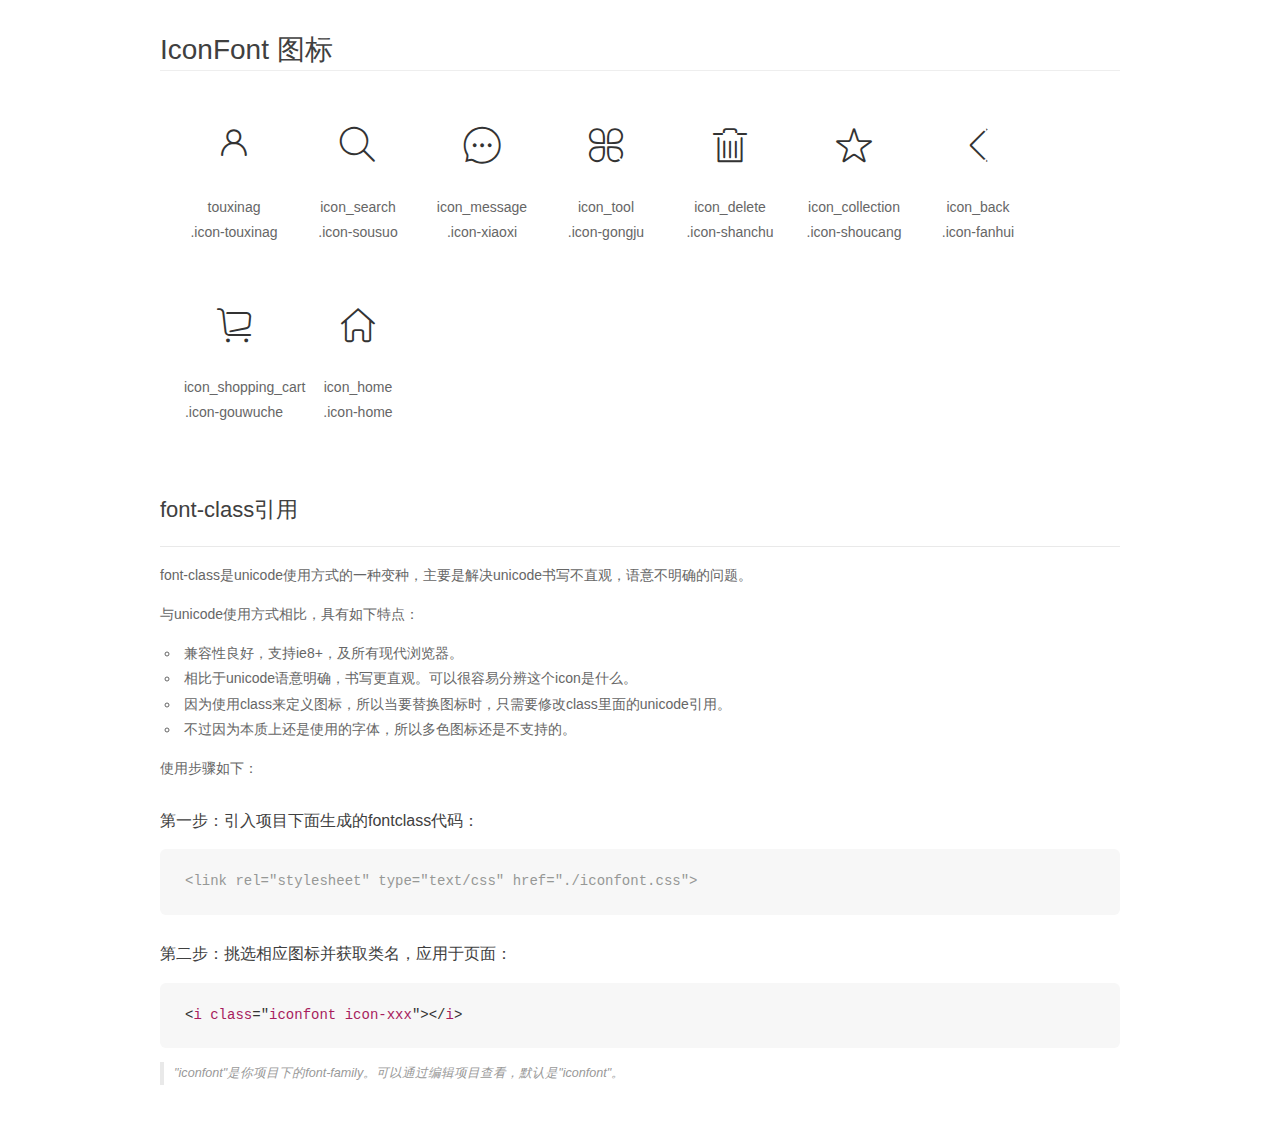
<file: static/font/demo_fontclass.html>
<!DOCTYPE html>
<html>
<head>
    <meta charset="utf-8"/>
    <title>IconFont</title>
    <link rel="stylesheet" href="demo.css">
    <link rel="stylesheet" href="iconfont.css">
</head>
<body>
    <div class="main markdown">
        <h1>IconFont 图标</h1>
        <ul class="icon_lists clear">
            
                <li>
                <i class="icon iconfont icon-touxinag"></i>
                    <div class="name">touxinag</div>
                    <div class="fontclass">.icon-touxinag</div>
                </li>
            
                <li>
                <i class="icon iconfont icon-sousuo"></i>
                    <div class="name">icon_search</div>
                    <div class="fontclass">.icon-sousuo</div>
                </li>
            
                <li>
                <i class="icon iconfont icon-xiaoxi"></i>
                    <div class="name">icon_message</div>
                    <div class="fontclass">.icon-xiaoxi</div>
                </li>
            
                <li>
                <i class="icon iconfont icon-gongju"></i>
                    <div class="name">icon_tool</div>
                    <div class="fontclass">.icon-gongju</div>
                </li>
            
                <li>
                <i class="icon iconfont icon-shanchu"></i>
                    <div class="name">icon_delete</div>
                    <div class="fontclass">.icon-shanchu</div>
                </li>
            
                <li>
                <i class="icon iconfont icon-shoucang"></i>
                    <div class="name">icon_collection</div>
                    <div class="fontclass">.icon-shoucang</div>
                </li>
            
                <li>
                <i class="icon iconfont icon-fanhui"></i>
                    <div class="name">icon_back</div>
                    <div class="fontclass">.icon-fanhui</div>
                </li>
            
                <li>
                <i class="icon iconfont icon-gouwuche"></i>
                    <div class="name">icon_shopping_cart</div>
                    <div class="fontclass">.icon-gouwuche</div>
                </li>
            
                <li>
                <i class="icon iconfont icon-home"></i>
                    <div class="name">icon_home</div>
                    <div class="fontclass">.icon-home</div>
                </li>
            
        </ul>

        <h2 id="font-class-">font-class引用</h2>
        <hr>

        <p>font-class是unicode使用方式的一种变种，主要是解决unicode书写不直观，语意不明确的问题。</p>
        <p>与unicode使用方式相比，具有如下特点：</p>
        <ul>
        <li>兼容性良好，支持ie8+，及所有现代浏览器。</li>
        <li>相比于unicode语意明确，书写更直观。可以很容易分辨这个icon是什么。</li>
        <li>因为使用class来定义图标，所以当要替换图标时，只需要修改class里面的unicode引用。</li>
        <li>不过因为本质上还是使用的字体，所以多色图标还是不支持的。</li>
        </ul>
        <p>使用步骤如下：</p>
        <h3 id="-fontclass-">第一步：引入项目下面生成的fontclass代码：</h3>


        <pre><code class="lang-js hljs javascript"><span class="hljs-comment">&lt;link rel="stylesheet" type="text/css" href="./iconfont.css"&gt;</span></code></pre>
        <h3 id="-">第二步：挑选相应图标并获取类名，应用于页面：</h3>
        <pre><code class="lang-css hljs">&lt;<span class="hljs-selector-tag">i</span> <span class="hljs-selector-tag">class</span>="<span class="hljs-selector-tag">iconfont</span> <span class="hljs-selector-tag">icon-xxx</span>"&gt;&lt;/<span class="hljs-selector-tag">i</span>&gt;</code></pre>
        <blockquote>
        <p>"iconfont"是你项目下的font-family。可以通过编辑项目查看，默认是"iconfont"。</p>
        </blockquote>
    </div>
</body>
</html>
</file>
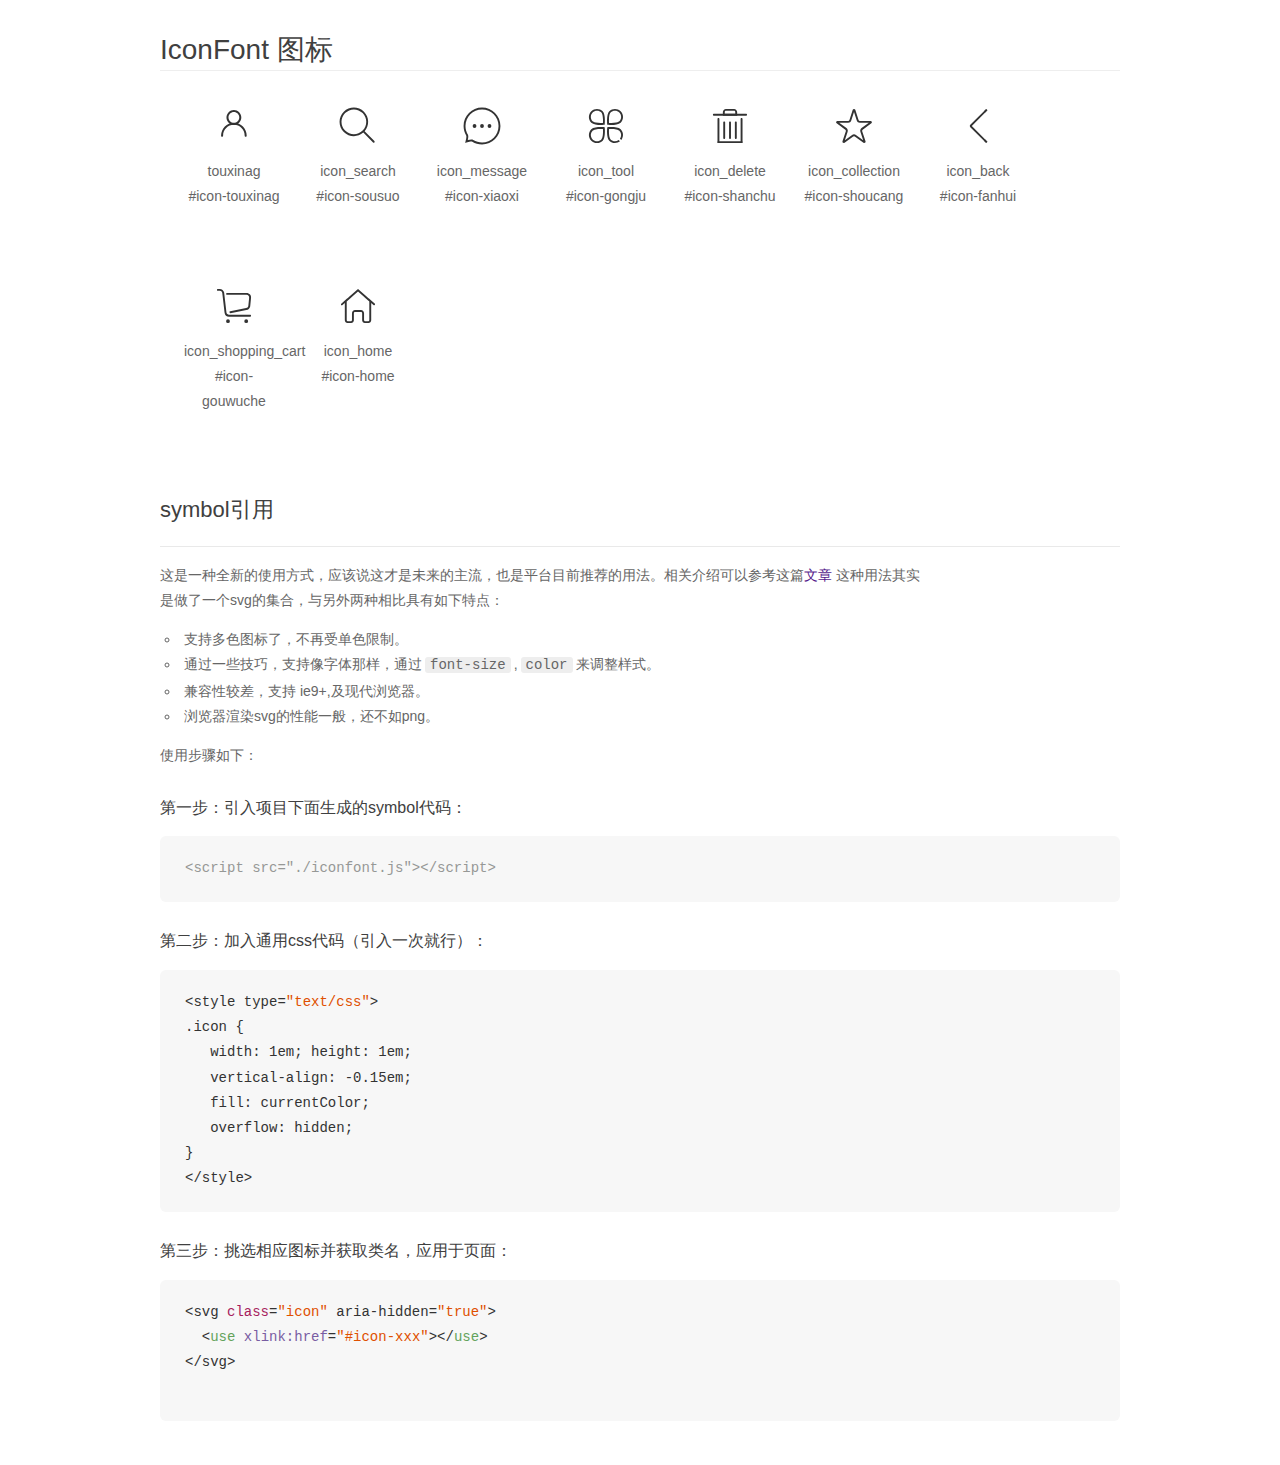
<file: static/font/demo_symbol.html>
<!DOCTYPE html>
<html>
<head>
    <meta charset="utf-8"/>
    <title>IconFont</title>
    <link rel="stylesheet" href="demo.css">
    <script src="iconfont.js"></script>

    <style type="text/css">
        .icon {
          /* 通过设置 font-size 来改变图标大小 */
          width: 1em; height: 1em;
          /* 图标和文字相邻时，垂直对齐 */
          vertical-align: -0.15em;
          /* 通过设置 color 来改变 SVG 的颜色/fill */
          fill: currentColor;
          /* path 和 stroke 溢出 viewBox 部分在 IE 下会显示
             normalize.css 中也包含这行 */
          overflow: hidden;
        }

    </style>
</head>
<body>
    <div class="main markdown">
        <h1>IconFont 图标</h1>
        <ul class="icon_lists clear">
            
                <li>
                    <svg class="icon" aria-hidden="true">
                        <use xlink:href="#icon-touxinag"></use>
                    </svg>
                    <div class="name">touxinag</div>
                    <div class="fontclass">#icon-touxinag</div>
                </li>
            
                <li>
                    <svg class="icon" aria-hidden="true">
                        <use xlink:href="#icon-sousuo"></use>
                    </svg>
                    <div class="name">icon_search</div>
                    <div class="fontclass">#icon-sousuo</div>
                </li>
            
                <li>
                    <svg class="icon" aria-hidden="true">
                        <use xlink:href="#icon-xiaoxi"></use>
                    </svg>
                    <div class="name">icon_message</div>
                    <div class="fontclass">#icon-xiaoxi</div>
                </li>
            
                <li>
                    <svg class="icon" aria-hidden="true">
                        <use xlink:href="#icon-gongju"></use>
                    </svg>
                    <div class="name">icon_tool</div>
                    <div class="fontclass">#icon-gongju</div>
                </li>
            
                <li>
                    <svg class="icon" aria-hidden="true">
                        <use xlink:href="#icon-shanchu"></use>
                    </svg>
                    <div class="name">icon_delete</div>
                    <div class="fontclass">#icon-shanchu</div>
                </li>
            
                <li>
                    <svg class="icon" aria-hidden="true">
                        <use xlink:href="#icon-shoucang"></use>
                    </svg>
                    <div class="name">icon_collection</div>
                    <div class="fontclass">#icon-shoucang</div>
                </li>
            
                <li>
                    <svg class="icon" aria-hidden="true">
                        <use xlink:href="#icon-fanhui"></use>
                    </svg>
                    <div class="name">icon_back</div>
                    <div class="fontclass">#icon-fanhui</div>
                </li>
            
                <li>
                    <svg class="icon" aria-hidden="true">
                        <use xlink:href="#icon-gouwuche"></use>
                    </svg>
                    <div class="name">icon_shopping_cart</div>
                    <div class="fontclass">#icon-gouwuche</div>
                </li>
            
                <li>
                    <svg class="icon" aria-hidden="true">
                        <use xlink:href="#icon-home"></use>
                    </svg>
                    <div class="name">icon_home</div>
                    <div class="fontclass">#icon-home</div>
                </li>
            
        </ul>


        <h2 id="symbol-">symbol引用</h2>
        <hr>

        <p>这是一种全新的使用方式，应该说这才是未来的主流，也是平台目前推荐的用法。相关介绍可以参考这篇<a href="">文章</a>
        这种用法其实是做了一个svg的集合，与另外两种相比具有如下特点：</p>
        <ul>
          <li>支持多色图标了，不再受单色限制。</li>
          <li>通过一些技巧，支持像字体那样，通过<code>font-size</code>,<code>color</code>来调整样式。</li>
          <li>兼容性较差，支持 ie9+,及现代浏览器。</li>
          <li>浏览器渲染svg的性能一般，还不如png。</li>
        </ul>
        <p>使用步骤如下：</p>
        <h3 id="-symbol-">第一步：引入项目下面生成的symbol代码：</h3>
        <pre><code class="lang-js hljs javascript"><span class="hljs-comment">&lt;script src="./iconfont.js"&gt;&lt;/script&gt;</span></code></pre>
        <h3 id="-css-">第二步：加入通用css代码（引入一次就行）：</h3>
        <pre><code class="lang-js hljs javascript">&lt;style type=<span class="hljs-string">"text/css"</span>&gt;
.icon {
   width: <span class="hljs-number">1</span>em; height: <span class="hljs-number">1</span>em;
   vertical-align: <span class="hljs-number">-0.15</span>em;
   fill: currentColor;
   overflow: hidden;
}
&lt;<span class="hljs-regexp">/style&gt;</span></code></pre>
        <h3 id="-">第三步：挑选相应图标并获取类名，应用于页面：</h3>
        <pre><code class="lang-js hljs javascript">&lt;svg <span class="hljs-class"><span class="hljs-keyword">class</span></span>=<span class="hljs-string">"icon"</span> aria-hidden=<span class="hljs-string">"true"</span>&gt;<span class="xml"><span class="hljs-tag">
  &lt;<span class="hljs-name">use</span> <span class="hljs-attr">xlink:href</span>=<span class="hljs-string">"#icon-xxx"</span>&gt;</span><span class="hljs-tag">&lt;/<span class="hljs-name">use</span>&gt;</span>
</span>&lt;<span class="hljs-regexp">/svg&gt;
        </span></code></pre>
    </div>
</body>
</html>
</file>
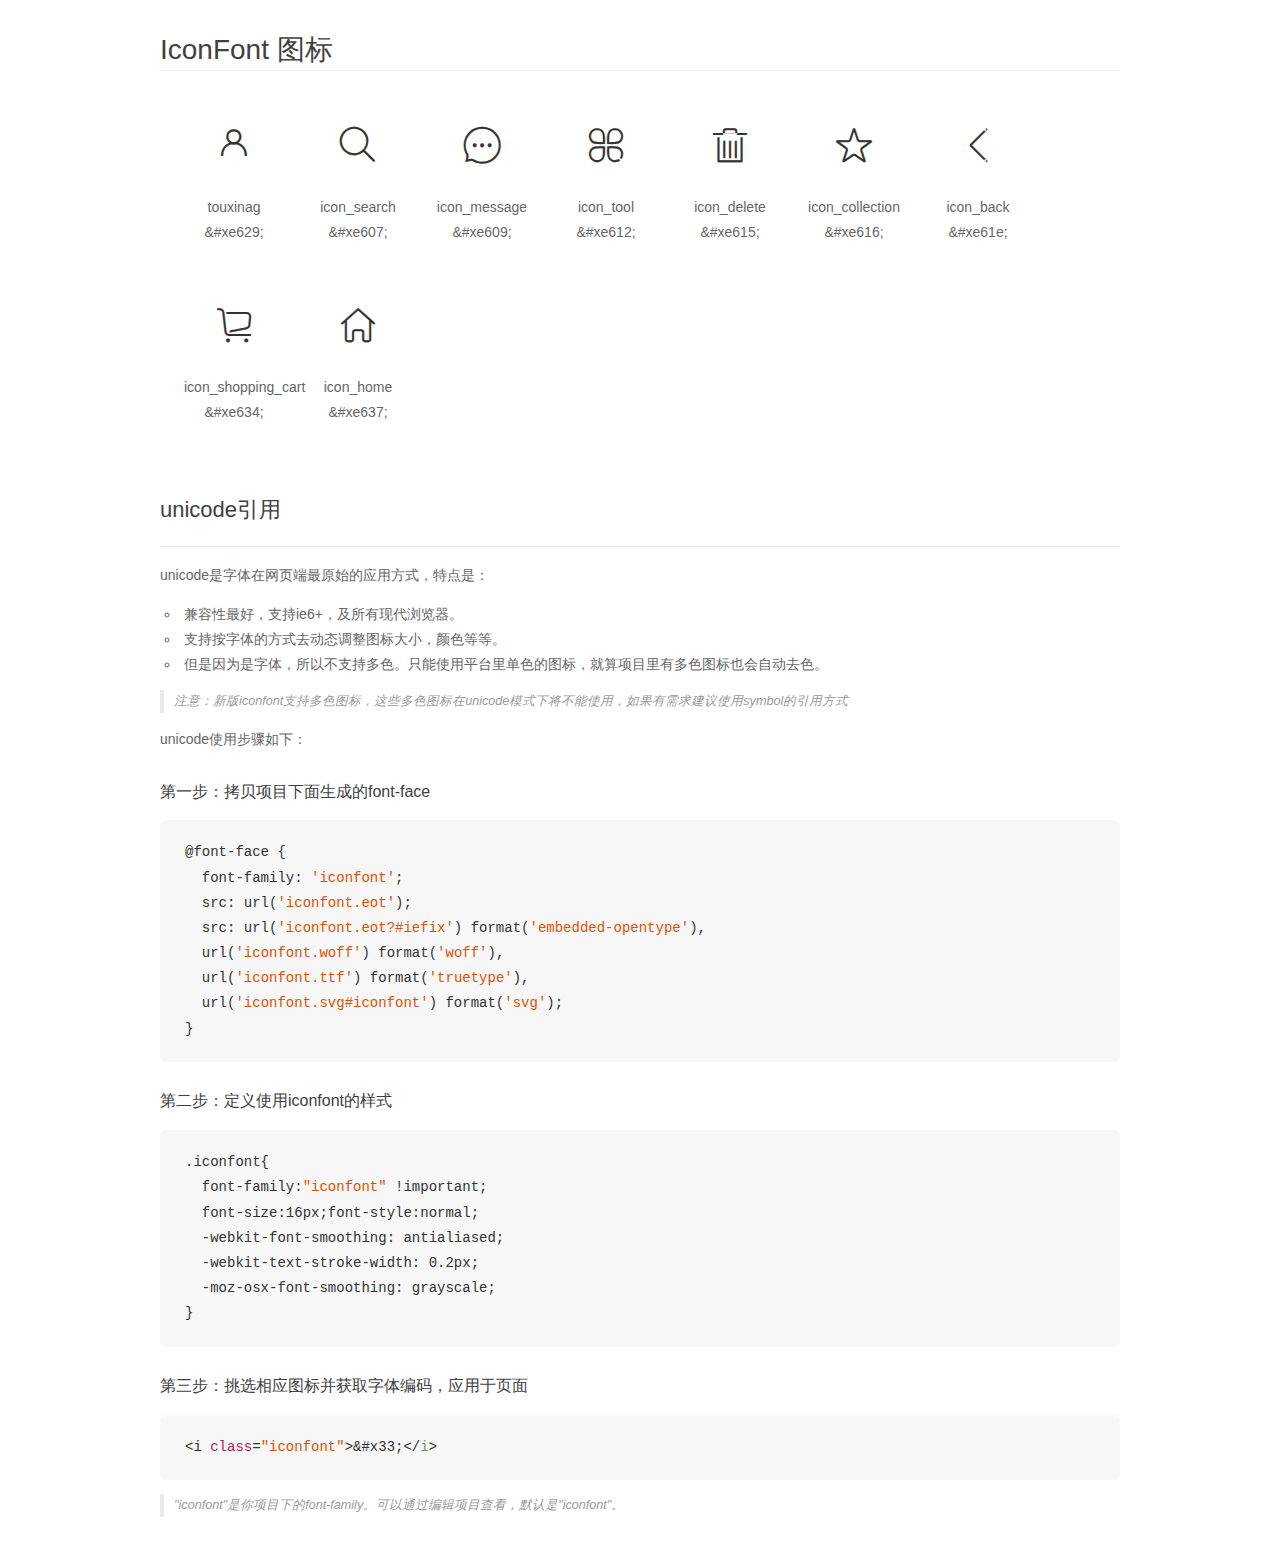
<file: static/font/demo_unicode.html>
<!DOCTYPE html>
<html>
<head>
    <meta charset="utf-8"/>
    <title>IconFont</title>
    <link rel="stylesheet" href="demo.css">

    <style type="text/css">

        @font-face {font-family: "iconfont";
          src: url('iconfont.eot'); /* IE9*/
          src: url('iconfont.eot#iefix') format('embedded-opentype'), /* IE6-IE8 */
          url('iconfont.woff') format('woff'), /* chrome, firefox */
          url('iconfont.ttf') format('truetype'), /* chrome, firefox, opera, Safari, Android, iOS 4.2+*/
          url('iconfont.svg#iconfont') format('svg'); /* iOS 4.1- */
        }

        .iconfont {
          font-family:"iconfont" !important;
          font-size:16px;
          font-style:normal;
          -webkit-font-smoothing: antialiased;
          -webkit-text-stroke-width: 0.2px;
          -moz-osx-font-smoothing: grayscale;
        }

    </style>
</head>
<body>
    <div class="main markdown">
        <h1>IconFont 图标</h1>
        <ul class="icon_lists clear">
            
                <li>
                <i class="icon iconfont">&#xe629;</i>
                    <div class="name">touxinag</div>
                    <div class="code">&amp;#xe629;</div>
                </li>
            
                <li>
                <i class="icon iconfont">&#xe607;</i>
                    <div class="name">icon_search</div>
                    <div class="code">&amp;#xe607;</div>
                </li>
            
                <li>
                <i class="icon iconfont">&#xe609;</i>
                    <div class="name">icon_message</div>
                    <div class="code">&amp;#xe609;</div>
                </li>
            
                <li>
                <i class="icon iconfont">&#xe612;</i>
                    <div class="name">icon_tool</div>
                    <div class="code">&amp;#xe612;</div>
                </li>
            
                <li>
                <i class="icon iconfont">&#xe615;</i>
                    <div class="name">icon_delete</div>
                    <div class="code">&amp;#xe615;</div>
                </li>
            
                <li>
                <i class="icon iconfont">&#xe616;</i>
                    <div class="name">icon_collection</div>
                    <div class="code">&amp;#xe616;</div>
                </li>
            
                <li>
                <i class="icon iconfont">&#xe61e;</i>
                    <div class="name">icon_back</div>
                    <div class="code">&amp;#xe61e;</div>
                </li>
            
                <li>
                <i class="icon iconfont">&#xe634;</i>
                    <div class="name">icon_shopping_cart</div>
                    <div class="code">&amp;#xe634;</div>
                </li>
            
                <li>
                <i class="icon iconfont">&#xe637;</i>
                    <div class="name">icon_home</div>
                    <div class="code">&amp;#xe637;</div>
                </li>
            
        </ul>
        <h2 id="unicode-">unicode引用</h2>
        <hr>

        <p>unicode是字体在网页端最原始的应用方式，特点是：</p>
        <ul>
        <li>兼容性最好，支持ie6+，及所有现代浏览器。</li>
        <li>支持按字体的方式去动态调整图标大小，颜色等等。</li>
        <li>但是因为是字体，所以不支持多色。只能使用平台里单色的图标，就算项目里有多色图标也会自动去色。</li>
        </ul>
        <blockquote>
        <p>注意：新版iconfont支持多色图标，这些多色图标在unicode模式下将不能使用，如果有需求建议使用symbol的引用方式</p>
        </blockquote>
        <p>unicode使用步骤如下：</p>
        <h3 id="-font-face">第一步：拷贝项目下面生成的font-face</h3>
        <pre><code class="lang-js hljs javascript">@font-face {
  font-family: <span class="hljs-string">'iconfont'</span>;
  src: url(<span class="hljs-string">'iconfont.eot'</span>);
  src: url(<span class="hljs-string">'iconfont.eot?#iefix'</span>) format(<span class="hljs-string">'embedded-opentype'</span>),
  url(<span class="hljs-string">'iconfont.woff'</span>) format(<span class="hljs-string">'woff'</span>),
  url(<span class="hljs-string">'iconfont.ttf'</span>) format(<span class="hljs-string">'truetype'</span>),
  url(<span class="hljs-string">'iconfont.svg#iconfont'</span>) format(<span class="hljs-string">'svg'</span>);
}
</code></pre>
        <h3 id="-iconfont-">第二步：定义使用iconfont的样式</h3>
        <pre><code class="lang-js hljs javascript">.iconfont{
  font-family:<span class="hljs-string">"iconfont"</span> !important;
  font-size:<span class="hljs-number">16</span>px;font-style:normal;
  -webkit-font-smoothing: antialiased;
  -webkit-text-stroke-width: <span class="hljs-number">0.2</span>px;
  -moz-osx-font-smoothing: grayscale;
}
</code></pre>
        <h3 id="-">第三步：挑选相应图标并获取字体编码，应用于页面</h3>
        <pre><code class="lang-js hljs javascript">&lt;i <span class="hljs-class"><span class="hljs-keyword">class</span></span>=<span class="hljs-string">"iconfont"</span>&gt;&amp;#x33;<span class="xml"><span class="hljs-tag">&lt;/<span class="hljs-name">i</span>&gt;</span></span></code></pre>

        <blockquote>
        <p>"iconfont"是你项目下的font-family。可以通过编辑项目查看，默认是"iconfont"。</p>
        </blockquote>
    </div>


</body>
</html>
</file>
<file: static/font/iconfont.css>
@font-face {font-family: "iconfont";
  src: url('iconfont.eot?t=1524453938968'); /* IE9*/
  src: url('iconfont.eot?t=1524453938968#iefix') format('embedded-opentype'), /* IE6-IE8 */
  url('[data-uri]') format('woff'),
  url('iconfont.ttf?t=1524453938968') format('truetype'), /* chrome, firefox, opera, Safari, Android, iOS 4.2+*/
  url('iconfont.svg?t=1524453938968#iconfont') format('svg'); /* iOS 4.1- */
}

.iconfont {
  font-family:"iconfont" !important;
  font-size:16px;
  font-style:normal;
  -webkit-font-smoothing: antialiased;
  -moz-osx-font-smoothing: grayscale;
}

.icon-touxinag:before { content: "\e629"; }

.icon-sousuo:before { content: "\e607"; }

.icon-xiaoxi:before { content: "\e609"; }

.icon-gongju:before { content: "\e612"; }

.icon-shanchu:before { content: "\e615"; }

.icon-shoucang:before { content: "\e616"; }

.icon-fanhui:before { content: "\e61e"; }

.icon-gouwuche:before { content: "\e634"; }

.icon-home:before { content: "\e637"; }
</file>
<file: static/font/demo.css>
*{margin: 0;padding: 0;list-style: none;}
/*
KISSY CSS Reset
理念：1. reset 的目的不是清除浏览器的默认样式，这仅是部分工作。清除和重置是紧密不可分的。
2. reset 的目的不是让默认样式在所有浏览器下一致，而是减少默认样式有可能带来的问题。
3. reset 期望提供一套普适通用的基础样式。但没有银弹，推荐根据具体需求，裁剪和修改后再使用。
特色：1. 适应中文；2. 基于最新主流浏览器。
维护：玉伯<lifesinger@gmail.com>, 正淳<ragecarrier@gmail.com>
 */

/** 清除内外边距 **/
body, h1, h2, h3, h4, h5, h6, hr, p, blockquote, /* structural elements 结构元素 */
dl, dt, dd, ul, ol, li, /* list elements 列表元素 */
pre, /* text formatting elements 文本格式元素 */
form, fieldset, legend, button, input, textarea, /* form elements 表单元素 */
th, td /* table elements 表格元素 */ {
  margin: 0;
  padding: 0;
}

/** 设置默认字体 **/
body,
button, input, select, textarea /* for ie */ {
  font: 12px/1.5 tahoma, arial, \5b8b\4f53, sans-serif;
}
h1, h2, h3, h4, h5, h6 { font-size: 100%; }
address, cite, dfn, em, var { font-style: normal; } /* 将斜体扶正 */
code, kbd, pre, samp { font-family: courier new, courier, monospace; } /* 统一等宽字体 */
small { font-size: 12px; } /* 小于 12px 的中文很难阅读，让 small 正常化 */

/** 重置列表元素 **/
ul, ol { list-style: none; }

/** 重置文本格式元素 **/
a { text-decoration: none; }
a:hover { text-decoration: underline; }


/** 重置表单元素 **/
legend { color: #000; } /* for ie6 */
fieldset, img { border: 0; } /* img 搭车：让链接里的 img 无边框 */
button, input, select, textarea { font-size: 100%; } /* 使得表单元素在 ie 下能继承字体大小 */
/* 注：optgroup 无法扶正 */

/** 重置表格元素 **/
table { border-collapse: collapse; border-spacing: 0; }

/* 清除浮动 */
.ks-clear:after, .clear:after {
  content: '\20';
  display: block;
  height: 0;
  clear: both;
}
.ks-clear, .clear {
  *zoom: 1;
}

.main {
  padding: 30px 100px;
width: 960px;
margin: 0 auto;
}
.main h1{font-size:36px; color:#333; text-align:left;margin-bottom:30px; border-bottom: 1px solid #eee;}

.helps{margin-top:40px;}
.helps pre{
  padding:20px;
  margin:10px 0;
  border:solid 1px #e7e1cd;
  background-color: #fffdef;
  overflow: auto;
}

.icon_lists{
  width: 100% !important;

}

.icon_lists li{
  float:left;
  width: 100px;
  height:180px;
  text-align: center;
  list-style: none !important;
}
.icon_lists .icon{
  font-size: 42px;
  line-height: 100px;
  margin: 10px 0;
  color:#333;
  -webkit-transition: font-size 0.25s ease-out 0s;
  -moz-transition: font-size 0.25s ease-out 0s;
  transition: font-size 0.25s ease-out 0s;

}
.icon_lists .icon:hover{
  font-size: 100px;
}



.markdown {
  color: #666;
  font-size: 14px;
  line-height: 1.8;
}

.highlight {
  line-height: 1.5;
}

.markdown img {
  vertical-align: middle;
  max-width: 100%;
}

.markdown h1 {
  color: #404040;
  font-weight: 500;
  line-height: 40px;
  margin-bottom: 24px;
}

.markdown h2,
.markdown h3,
.markdown h4,
.markdown h5,
.markdown h6 {
  color: #404040;
  margin: 1.6em 0 0.6em 0;
  font-weight: 500;
  clear: both;
}

.markdown h1 {
  font-size: 28px;
}

.markdown h2 {
  font-size: 22px;
}

.markdown h3 {
  font-size: 16px;
}

.markdown h4 {
  font-size: 14px;
}

.markdown h5 {
  font-size: 12px;
}

.markdown h6 {
  font-size: 12px;
}

.markdown hr {
  height: 1px;
  border: 0;
  background: #e9e9e9;
  margin: 16px 0;
  clear: both;
}

.markdown p,
.markdown pre {
  margin: 1em 0;
}

.markdown > p,
.markdown > blockquote,
.markdown > .highlight,
.markdown > ol,
.markdown > ul {
  width: 80%;
}

.markdown ul > li {
  list-style: circle;
}

.markdown > ul li,
.markdown blockquote ul > li {
  margin-left: 20px;
  padding-left: 4px;
}

.markdown > ul li p,
.markdown > ol li p {
  margin: 0.6em 0;
}

.markdown ol > li {
  list-style: decimal;
}

.markdown > ol li,
.markdown blockquote ol > li {
  margin-left: 20px;
  padding-left: 4px;
}

.markdown code {
  margin: 0 3px;
  padding: 0 5px;
  background: #eee;
  border-radius: 3px;
}

.markdown pre {
  border-radius: 6px;
  background: #f7f7f7;
  padding: 20px;
}

.markdown pre code {
  border: none;
  background: #f7f7f7;
  margin: 0;
}

.markdown strong,
.markdown b {
  font-weight: 600;
}

.markdown > table {
  border-collapse: collapse;
  border-spacing: 0px;
  empty-cells: show;
  border: 1px solid #e9e9e9;
  width: 95%;
  margin-bottom: 24px;
}

.markdown > table th {
  white-space: nowrap;
  color: #333;
  font-weight: 600;

}

.markdown > table th,
.markdown > table td {
  border: 1px solid #e9e9e9;
  padding: 8px 16px;
  text-align: left;
}

.markdown > table th {
  background: #F7F7F7;
}

.markdown blockquote {
  font-size: 90%;
  color: #999;
  border-left: 4px solid #e9e9e9;
  padding-left: 0.8em;
  margin: 1em 0;
  font-style: italic;
}

.markdown blockquote p {
  margin: 0;
}

.markdown .anchor {
  opacity: 0;
  transition: opacity 0.3s ease;
  margin-left: 8px;
}

.markdown .waiting {
  color: #ccc;
}

.markdown h1:hover .anchor,
.markdown h2:hover .anchor,
.markdown h3:hover .anchor,
.markdown h4:hover .anchor,
.markdown h5:hover .anchor,
.markdown h6:hover .anchor {
  opacity: 1;
  display: inline-block;
}

.markdown > br,
.markdown > p > br {
  clear: both;
}


.hljs {
  display: block;
  background: white;
  padding: 0.5em;
  color: #333333;
  overflow-x: auto;
}

.hljs-comment,
.hljs-meta {
  color: #969896;
}

.hljs-string,
.hljs-variable,
.hljs-template-variable,
.hljs-strong,
.hljs-emphasis,
.hljs-quote {
  color: #df5000;
}

.hljs-keyword,
.hljs-selector-tag,
.hljs-type {
  color: #a71d5d;
}

.hljs-literal,
.hljs-symbol,
.hljs-bullet,
.hljs-attribute {
  color: #0086b3;
}

.hljs-section,
.hljs-name {
  color: #63a35c;
}

.hljs-tag {
  color: #333333;
}

.hljs-title,
.hljs-attr,
.hljs-selector-id,
.hljs-selector-class,
.hljs-selector-attr,
.hljs-selector-pseudo {
  color: #795da3;
}

.hljs-addition {
  color: #55a532;
  background-color: #eaffea;
}

.hljs-deletion {
  color: #bd2c00;
  background-color: #ffecec;
}

.hljs-link {
  text-decoration: underline;
}

pre{
  background: #fff;
}
</file>
